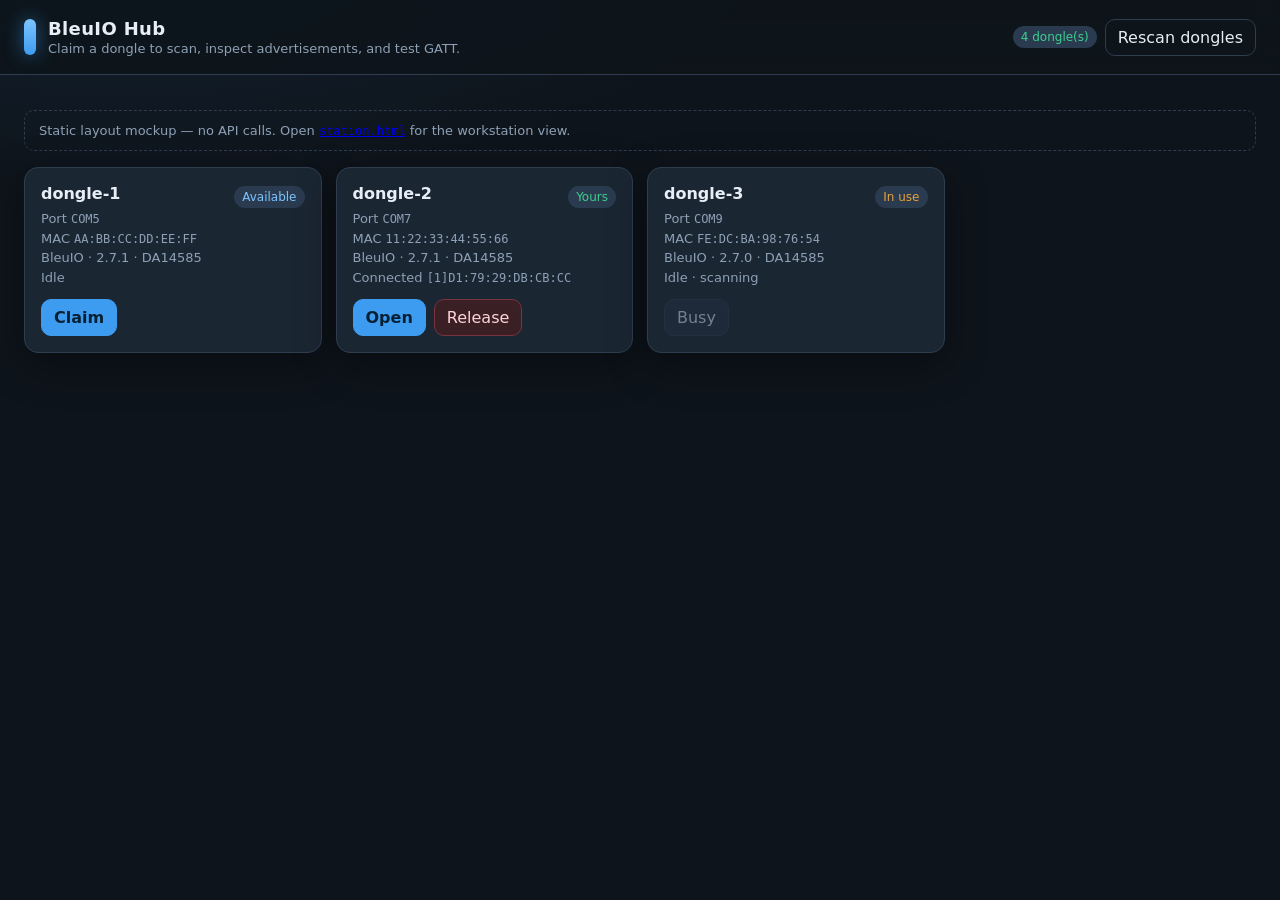
<file: design/index.html>
<!DOCTYPE html>
<html lang="en">
  <head>
    <meta charset="utf-8" />
    <meta name="viewport" content="width=device-width, initial-scale=1" />
    <title>BleuIO Hub — Lobby (design)</title>
    <link rel="stylesheet" href="styles.css" />
  </head>
  <body>
    <header class="top">
      <div class="brand">
        <span class="mark"></span>
        <div>
          <h1>BleuIO Hub</h1>
          <p>Claim a dongle to scan, inspect advertisements, and test GATT.</p>
        </div>
      </div>
      <div class="top-meta">
        <span class="badge ok">4 dongle(s)</span>
        <button class="ghost" type="button">Rescan dongles</button>
      </div>
    </header>

    <main>
      <p class="design-note">
        Static layout mockup — no API calls. Open <a href="station.html" class="mono">station.html</a> for the workstation view.
      </p>

      <div class="grid">
        <article class="card">
          <div class="row space">
            <h3>dongle-1</h3>
            <span class="badge">Available</span>
          </div>
          <div class="kv">
            <div>Port <span class="mono">COM5</span></div>
            <div>MAC <span class="mono">AA:BB:CC:DD:EE:FF</span></div>
            <div>BleuIO · 2.7.1 · DA14585</div>
            <div>Idle</div>
          </div>
          <div class="row" style="margin-top: 12px">
            <a class="btn primary" href="station.html">Claim</a>
          </div>
        </article>

        <article class="card">
          <div class="row space">
            <h3>dongle-2</h3>
            <span class="badge ok">Yours</span>
          </div>
          <div class="kv">
            <div>Port <span class="mono">COM7</span></div>
            <div>MAC <span class="mono">11:22:33:44:55:66</span></div>
            <div>BleuIO · 2.7.1 · DA14585</div>
            <div>Connected <span class="mono">[1]D1:79:29:DB:CB:CC</span></div>
          </div>
          <div class="row" style="margin-top: 12px">
            <a class="btn primary" href="station.html">Open</a>
            <button class="danger" type="button">Release</button>
          </div>
        </article>

        <article class="card">
          <div class="row space">
            <h3>dongle-3</h3>
            <span class="badge busy">In use</span>
          </div>
          <div class="kv">
            <div>Port <span class="mono">COM9</span></div>
            <div>MAC <span class="mono">FE:DC:BA:98:76:54</span></div>
            <div>BleuIO · 2.7.0 · DA14585</div>
            <div>Idle · scanning</div>
          </div>
          <div class="row" style="margin-top: 12px">
            <button disabled type="button">Busy</button>
          </div>
        </article>
      </div>
    </main>
  </body>
</html>
</file>
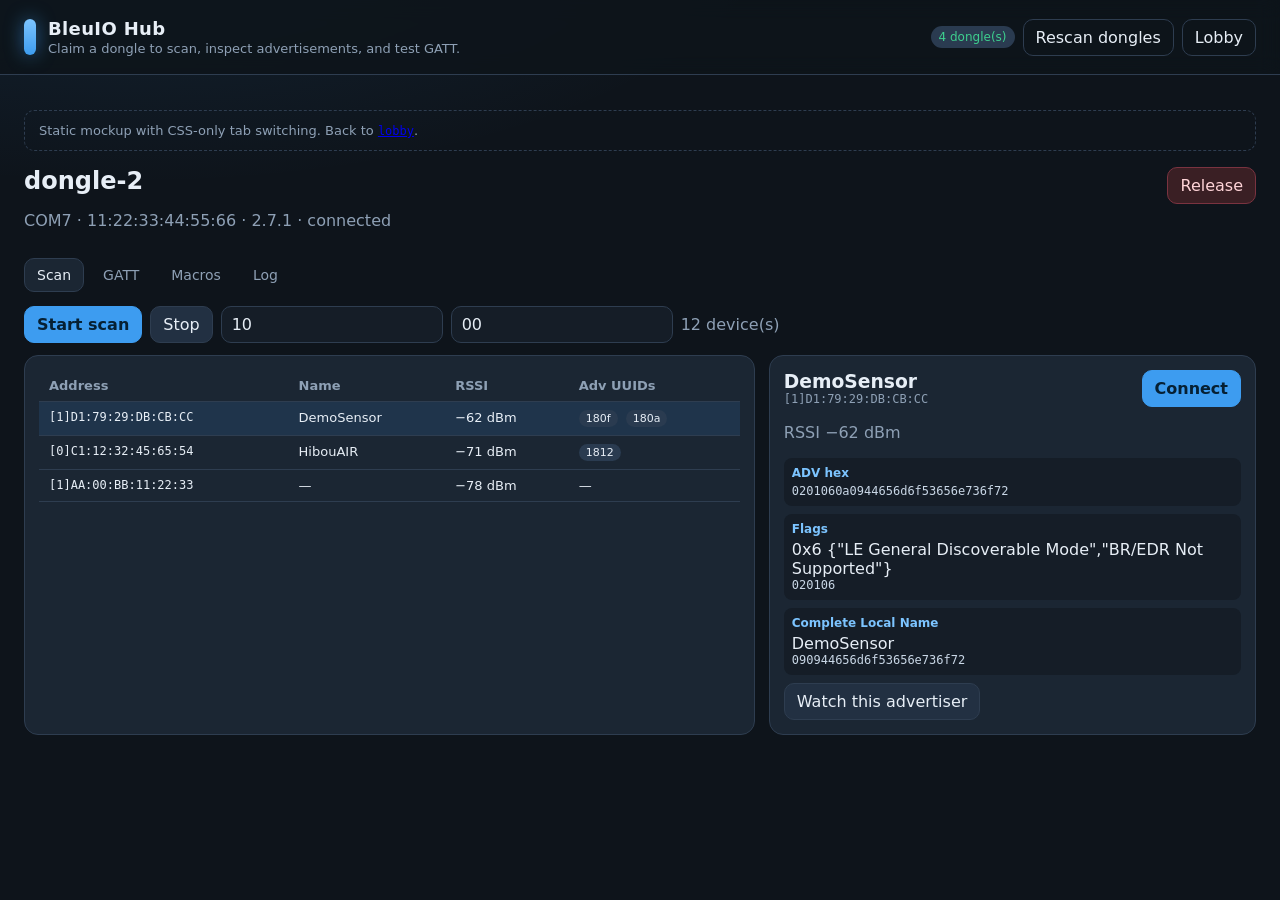
<file: design/station.html>
<!DOCTYPE html>
<html lang="en">
  <head>
    <meta charset="utf-8" />
    <meta name="viewport" content="width=device-width, initial-scale=1" />
    <title>BleuIO Hub — Station (design)</title>
    <link rel="stylesheet" href="styles.css" />
  </head>
  <body>
    <header class="top">
      <div class="brand">
        <span class="mark"></span>
        <div>
          <h1>BleuIO Hub</h1>
          <p>Claim a dongle to scan, inspect advertisements, and test GATT.</p>
        </div>
      </div>
      <div class="top-meta">
        <span class="badge ok">4 dongle(s)</span>
        <button class="ghost" type="button">Rescan dongles</button>
        <a class="btn ghost" href="index.html">Lobby</a>
      </div>
    </header>

    <main>
      <p class="design-note">
        Static mockup with CSS-only tab switching. Back to <a href="index.html" class="mono">lobby</a>.
      </p>

      <div class="station-bar">
        <div>
          <h2>dongle-2</h2>
          <p class="muted">COM7 · 11:22:33:44:55:66 · 2.7.1 · connected</p>
        </div>
        <div class="row">
          <button class="danger" type="button">Release</button>
        </div>
      </div>

      <input type="radio" name="tab" id="tab-scan-radio" checked hidden />
      <input type="radio" name="tab" id="tab-gatt-radio" hidden />
      <input type="radio" name="tab" id="tab-macros-radio" hidden />
      <input type="radio" name="tab" id="tab-log-radio" hidden />

      <nav class="tab-nav">
        <label for="tab-scan-radio">Scan</label>
        <label for="tab-gatt-radio">GATT</label>
        <label for="tab-macros-radio">Macros</label>
        <label for="tab-log-radio">Log</label>
      </nav>

      <div class="tab-panels">
        <!-- SCAN -->
        <div id="panel-scan" class="tab-panel">
          <div class="toolbar">
            <button class="primary" type="button">Start scan</button>
            <button type="button">Stop</button>
            <input type="number" min="0" value="10" title="Seconds; 0 = until stop" />
            <input placeholder="MAC filter (hex: for AD data)" value="00" />
            <span class="muted">12 device(s)</span>
          </div>
          <div class="split">
            <div class="drawer" style="overflow: auto; max-height: 560px">
              <table>
                <thead>
                  <tr>
                    <th>Address</th>
                    <th>Name</th>
                    <th>RSSI</th>
                    <th>Adv UUIDs</th>
                  </tr>
                </thead>
                <tbody>
                  <tr class="clickable selected">
                    <td class="mono">[1]D1:79:29:DB:CB:CC</td>
                    <td>DemoSensor</td>
                    <td>−62 dBm</td>
                    <td><span class="chip">180f</span> <span class="chip">180a</span></td>
                  </tr>
                  <tr class="clickable">
                    <td class="mono">[0]C1:12:32:45:65:54</td>
                    <td>HibouAIR</td>
                    <td>−71 dBm</td>
                    <td><span class="chip">1812</span></td>
                  </tr>
                  <tr class="clickable">
                    <td class="mono">[1]AA:00:BB:11:22:33</td>
                    <td>—</td>
                    <td>−78 dBm</td>
                    <td>—</td>
                  </tr>
                </tbody>
              </table>
            </div>
            <div class="drawer">
              <div class="row space">
                <div>
                  <h3 style="margin: 0">DemoSensor</h3>
                  <div class="mono muted">[1]D1:79:29:DB:CB:CC</div>
                </div>
                <button class="primary" type="button">Connect</button>
              </div>
              <p class="muted">RSSI −62 dBm</p>
              <div class="field">
                <b>ADV hex</b>
                <div class="hex">0201060a0944656d6f53656e736f72</div>
              </div>
              <div class="field">
                <b>Flags</b>
                <div>0x6 {"LE General Discoverable Mode","BR/EDR Not Supported"}</div>
                <div class="hex">020106</div>
              </div>
              <div class="field">
                <b>Complete Local Name</b>
                <div>DemoSensor</div>
                <div class="hex">090944656d6f53656e736f72</div>
              </div>
              <div class="row">
                <button type="button">Watch this advertiser</button>
              </div>
            </div>
          </div>
        </div>

        <!-- GATT -->
        <div id="panel-gatt" class="tab-panel">
          <div class="toolbar">
            <strong class="mono">[1]D1:79:29:DB:CB:CC</strong>
            <button class="danger" type="button">Disconnect</button>
          </div>
          <p class="muted">Advertised UUIDs match the discovered GATT tree (16-bit).</p>

          <div class="svc">
            <div class="svc-h">
              <div>Generic Access <span class="mono muted">1800</span></div>
              <div class="muted">3 char(s)</div>
            </div>
            <div class="char">
              <div class="row space">
                <div>
                  <div class="name">Device Name <span class="mono muted">2a00</span></div>
                  <div class="muted">handle 0003 · <span class="props">-R-W----</span></div>
                </div>
                <div class="row">
                  <button type="button">Read</button>
                  <button type="button">Write</button>
                  <button disabled type="button">Notify</button>
                  <button disabled type="button">Indicate</button>
                </div>
              </div>
              <div class="row" style="margin-top: 8px">
                <input class="write-val" placeholder="hex bytes" />
                <label class="muted"><input type="checkbox" checked /> hex</label>
                <label class="muted"><input type="checkbox" /> no response</label>
              </div>
              <div class="hex result">48522d48696464656e  "HR-Hidden"</div>
            </div>
            <div class="char">
              <div class="row space">
                <div>
                  <div class="name">Battery Level <span class="mono muted">2a19</span></div>
                  <div class="muted">handle 0012 · <span class="props">-R-N----</span></div>
                </div>
                <div class="row">
                  <button type="button">Read</button>
                  <button disabled type="button">Write</button>
                  <button type="button">Notify</button>
                  <button disabled type="button">Indicate</button>
                </div>
              </div>
              <div class="row" style="margin-top: 8px">
                <input placeholder="hex bytes" />
                <label class="muted"><input type="checkbox" checked /> hex</label>
                <label class="muted"><input type="checkbox" /> no response</label>
              </div>
              <div class="hex result"></div>
            </div>
          </div>

          <div class="svc">
            <div class="svc-h">
              <div>Nordic UART <span class="mono muted">6e400001-…</span></div>
              <div class="muted">2 char(s)</div>
            </div>
            <div class="char">
              <div class="row space">
                <div>
                  <div class="name">Nordic UART TX <span class="mono muted">6e400002-…</span></div>
                  <div class="muted">handle 0010 · <span class="props">--XW----</span></div>
                </div>
                <div class="row">
                  <button disabled type="button">Read</button>
                  <button type="button">Write</button>
                  <button disabled type="button">Notify</button>
                  <button disabled type="button">Indicate</button>
                </div>
              </div>
            </div>
          </div>
        </div>

        <!-- MACROS -->
        <div id="panel-macros" class="tab-panel">
          <div class="macro-list">
            <div>
              <div class="macro-item active">
                <strong>Probe permissions</strong>
                <span class="chip">built-in</span>
                <div class="muted">Try read/write on every characteristic.</div>
              </div>
              <div class="macro-item">
                <strong>Read all characteristics</strong>
                <span class="chip">built-in</span>
              </div>
              <div class="macro-item">
                <strong>sensor-roundtrip</strong>
                <span class="chip">custom</span>
              </div>
              <button type="button">New custom…</button>
            </div>
            <div>
              <div class="toolbar">
                <button class="primary" type="button">Run</button>
                <button class="danger" type="button">Cancel</button>
                <a class="btn" href="#">Download log</a>
              </div>
              <p class="muted">Connect, notify, write, wait, pause, read.</p>
              <div class="row">
                <label class="muted">address<br /><input value="[1]D1:79:29:DB:CB:CC" /></label>
                <label class="muted">test_hex<br /><input value="01" /></label>
              </div>
              <h3>Steps</h3>
              <div class="step ok"><span class="mono">0</span> connect</div>
              <div class="step ok"><span class="mono">1</span> notify_on</div>
              <div class="step run"><span class="mono">2</span> write</div>
              <div class="step"><span class="mono">3</span> wait_notify</div>
            </div>
          </div>
        </div>

        <!-- LOG -->
        <div id="panel-log" class="tab-panel">
          <div class="toolbar">
            <button type="button">Clear</button>
          </div>
          <div class="logbox">[10:15:02] Connected [1]D1:79:29:DB:CB:CC
[10:15:04] READ 0003 48522d48696464656e "HR-Hidden"
[10:15:12] NOTIFY 0012 64 "d"
[10:15:18] Scan complete</div>
        </div>
      </div>
    </main>

    <!-- Passkey modal (shown in mockup; add class "hidden" to hide) -->
    <div class="modal hidden" id="passkey-modal">
      <div class="dialog">
        <h3>Passkey required</h3>
        <p class="muted">Enter the 6-digit BLE passkey.</p>
        <input maxlength="6" placeholder="123456" />
        <div class="row" style="margin-top: 12px">
          <button class="primary" type="button">Send</button>
          <button type="button">Cancel</button>
        </div>
      </div>
    </div>
  </body>
</html>
</file>
<file: design/styles.css>
:root {
  --bg: #0e141b;
  --bg-2: #151d27;
  --panel: #1b2633;
  --panel-2: #223042;
  --line: #2e3d50;
  --text: #e7eef6;
  --muted: #8ea0b5;
  --accent: #3d9cf0;
  --accent-2: #7cc4ff;
  --ok: #3ecf8e;
  --warn: #e6a23c;
  --err: #f56c6c;
  --chip: #2a3b50;
  --shadow: 0 12px 40px rgba(0, 0, 0, 0.35);
  --radius: 14px;
  --mono: "Cascadia Mono", "SFMono-Regular", ui-monospace, Menlo, Consolas, monospace;
  --sans: "Segoe UI", system-ui, sans-serif;
}

* { box-sizing: border-box; }
html, body { margin: 0; min-height: 100%; }
body {
  font-family: var(--sans);
  background:
    radial-gradient(1200px 500px at 10% -10%, rgba(61, 156, 240, 0.12), transparent 55%),
    var(--bg);
  color: var(--text);
}

.top {
  display: flex;
  justify-content: space-between;
  align-items: center;
  gap: 16px;
  padding: 18px 24px;
  border-bottom: 1px solid var(--line);
  background: rgba(14, 20, 27, 0.85);
  backdrop-filter: blur(10px);
  position: sticky;
  top: 0;
  z-index: 5;
}
.brand { display: flex; gap: 12px; align-items: center; }
.brand h1 { margin: 0; font-size: 18px; letter-spacing: 0.02em; }
.brand p { margin: 2px 0 0; color: var(--muted); font-size: 13px; }
.mark {
  width: 12px;
  height: 36px;
  border-radius: 99px;
  background: linear-gradient(180deg, var(--accent-2), var(--accent));
  box-shadow: 0 0 18px rgba(61, 156, 240, 0.55);
}
.top-meta { display: flex; gap: 8px; align-items: center; }

main { padding: 22px 24px 48px; max-width: 1280px; margin: 0 auto; }
.hidden { display: none !important; }
.muted { color: var(--muted); }
.mono { font-family: var(--mono); font-size: 12px; }

button, .btn {
  font: inherit;
  border: 1px solid var(--line);
  background: var(--panel-2);
  color: var(--text);
  border-radius: 10px;
  padding: 8px 12px;
  cursor: pointer;
  text-decoration: none;
  display: inline-block;
}
button:hover, .btn:hover { border-color: var(--accent); }
button.primary, .btn.primary { background: var(--accent); border-color: var(--accent); color: #062033; font-weight: 600; }
button.danger, .btn.danger { background: #3a1f24; border-color: #7a3340; color: #ffd4d8; }
button.ghost, .btn.ghost { background: transparent; }
button:disabled { opacity: 0.45; cursor: not-allowed; }

.badge {
  font-size: 12px;
  padding: 4px 8px;
  border-radius: 999px;
  background: var(--chip);
  color: var(--accent-2);
}
.badge.warn { color: var(--warn); }
.badge.ok { color: var(--ok); }
.badge.err { color: var(--err); }
.badge.busy { color: var(--warn); }

.grid {
  display: grid;
  grid-template-columns: repeat(auto-fill, minmax(260px, 1fr));
  gap: 14px;
}
.card {
  background: var(--panel);
  border: 1px solid var(--line);
  border-radius: var(--radius);
  padding: 16px;
  box-shadow: var(--shadow);
}
.card h3 { margin: 0 0 6px; font-size: 16px; }
.card .kv { font-size: 13px; color: var(--muted); line-height: 1.5; }
.row { display: flex; gap: 8px; flex-wrap: wrap; align-items: center; }
.space { justify-content: space-between; }

.station-bar {
  display: flex;
  justify-content: space-between;
  align-items: flex-start;
  gap: 12px;
  margin-bottom: 12px;
}
.station-bar h2 { margin: 0; }

/* CSS-only tabs: radios, then .tab-nav labels, then .tab-panels */
.tab-nav { display: flex; gap: 6px; margin-bottom: 14px; }
.tab-nav label {
  padding: 8px 12px;
  border: 1px solid transparent;
  border-radius: 10px;
  color: var(--muted);
  cursor: pointer;
  font-size: 14px;
}
#tab-scan-radio:checked ~ .tab-nav label[for="tab-scan-radio"],
#tab-gatt-radio:checked ~ .tab-nav label[for="tab-gatt-radio"],
#tab-macros-radio:checked ~ .tab-nav label[for="tab-macros-radio"],
#tab-log-radio:checked ~ .tab-nav label[for="tab-log-radio"] {
  color: var(--text);
  border-color: var(--line);
  background: var(--panel);
}
.tab-panels .tab-panel { display: none; }
#tab-scan-radio:checked ~ .tab-panels #panel-scan,
#tab-gatt-radio:checked ~ .tab-panels #panel-gatt,
#tab-macros-radio:checked ~ .tab-panels #panel-macros,
#tab-log-radio:checked ~ .tab-panels #panel-log {
  display: block;
}

.toolbar { display: flex; gap: 8px; flex-wrap: wrap; margin-bottom: 12px; align-items: center; }
input, textarea, select {
  font: inherit;
  color: var(--text);
  background: var(--bg-2);
  border: 1px solid var(--line);
  border-radius: 10px;
  padding: 8px 10px;
}
input { min-width: 140px; }
textarea { width: 100%; min-height: 180px; font-family: var(--mono); font-size: 12px; }

table { width: 100%; border-collapse: collapse; font-size: 13px; }
th, td { text-align: left; padding: 8px 10px; border-bottom: 1px solid var(--line); vertical-align: top; }
th { color: var(--muted); font-weight: 600; }
tr.selected td { background: rgba(61, 156, 240, 0.12); }
tr.clickable { cursor: pointer; }
tr.clickable:hover td { background: rgba(255, 255, 255, 0.03); }

.split { display: grid; grid-template-columns: 1.2fr 0.8fr; gap: 14px; }
@media (max-width: 900px) { .split { grid-template-columns: 1fr; } }

.drawer { background: var(--panel); border: 1px solid var(--line); border-radius: var(--radius); padding: 14px; }
.field { margin: 8px 0; padding: 8px; background: var(--bg-2); border-radius: 8px; }
.field b { display: block; font-size: 12px; color: var(--accent-2); margin-bottom: 4px; }
.hex { font-family: var(--mono); font-size: 12px; word-break: break-all; color: #c9d7e6; }

.svc { border: 1px solid var(--line); border-radius: 12px; margin-bottom: 10px; overflow: hidden; }
.svc-h { padding: 10px 12px; background: var(--panel-2); display: flex; justify-content: space-between; }
.char { padding: 10px 12px; border-top: 1px solid var(--line); }
.char .name { font-weight: 600; }
.props { font-family: var(--mono); font-size: 12px; color: var(--ok); }
.warn-text { color: var(--warn); }
.err-text { color: var(--err); }

.logbox {
  background: #0b1016;
  border: 1px solid var(--line);
  border-radius: 12px;
  padding: 10px;
  height: 280px;
  overflow: auto;
  font-family: var(--mono);
  font-size: 12px;
  white-space: pre-wrap;
}
.macro-list { display: grid; grid-template-columns: 280px 1fr; gap: 14px; }
@media (max-width: 900px) { .macro-list { grid-template-columns: 1fr; } }
.macro-item { padding: 10px; border: 1px solid var(--line); border-radius: 10px; margin-bottom: 8px; }
.macro-item.active { border-color: var(--accent); background: rgba(61, 156, 240, 0.1); }
.step { padding: 6px 8px; border-left: 3px solid var(--line); margin: 6px 0; font-size: 13px; }
.step.ok { border-color: var(--ok); }
.step.err { border-color: var(--err); }
.step.run { border-color: var(--accent); }

.modal {
  position: fixed;
  inset: 0;
  background: rgba(0, 0, 0, 0.55);
  display: grid;
  place-items: center;
  z-index: 20;
}
.dialog {
  width: min(420px, 92vw);
  background: var(--panel);
  border: 1px solid var(--line);
  border-radius: 16px;
  padding: 18px;
  box-shadow: var(--shadow);
}
.empty { color: var(--muted); padding: 24px; text-align: center; }
.chip { display: inline-block; padding: 2px 7px; border-radius: 999px; background: var(--chip); font-size: 11px; margin-right: 4px; }

.design-note {
  margin-bottom: 16px;
  padding: 12px 14px;
  border: 1px dashed var(--line);
  border-radius: 10px;
  font-size: 13px;
  color: var(--muted);
}
</file>
